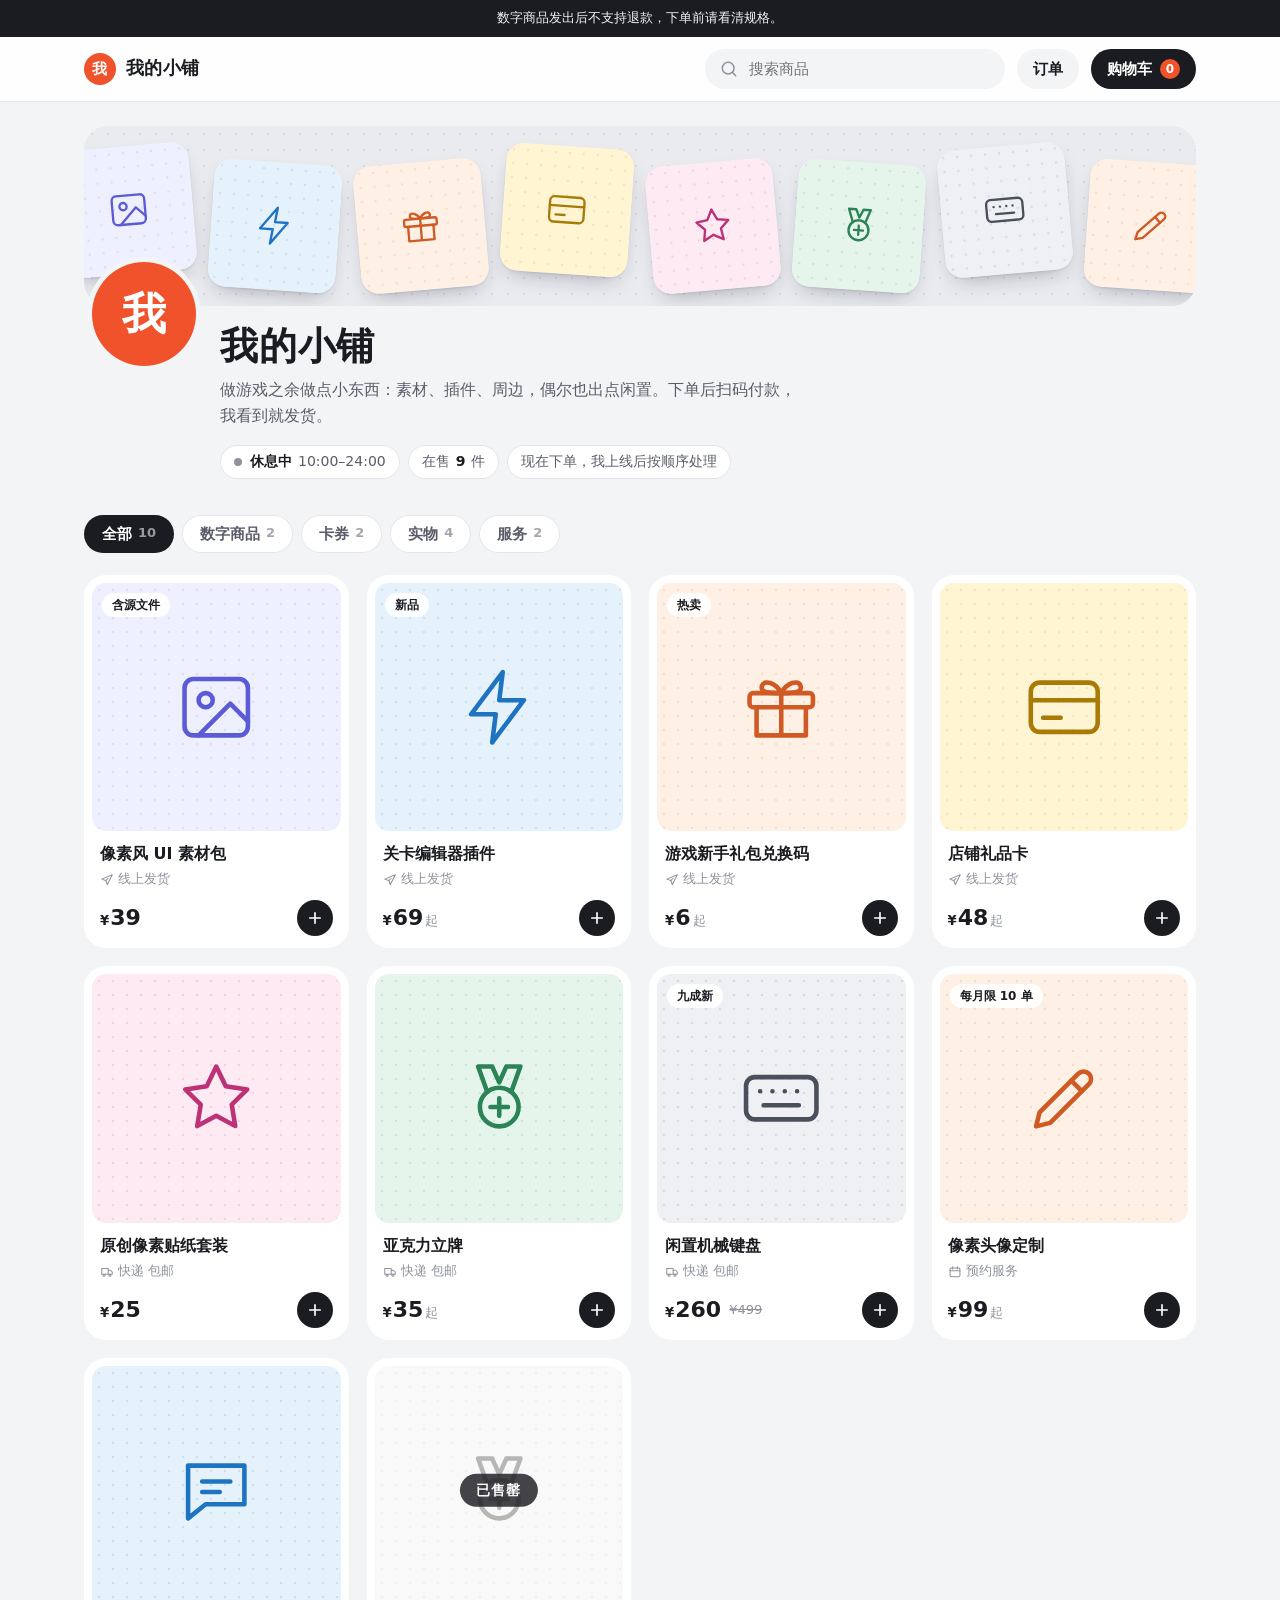
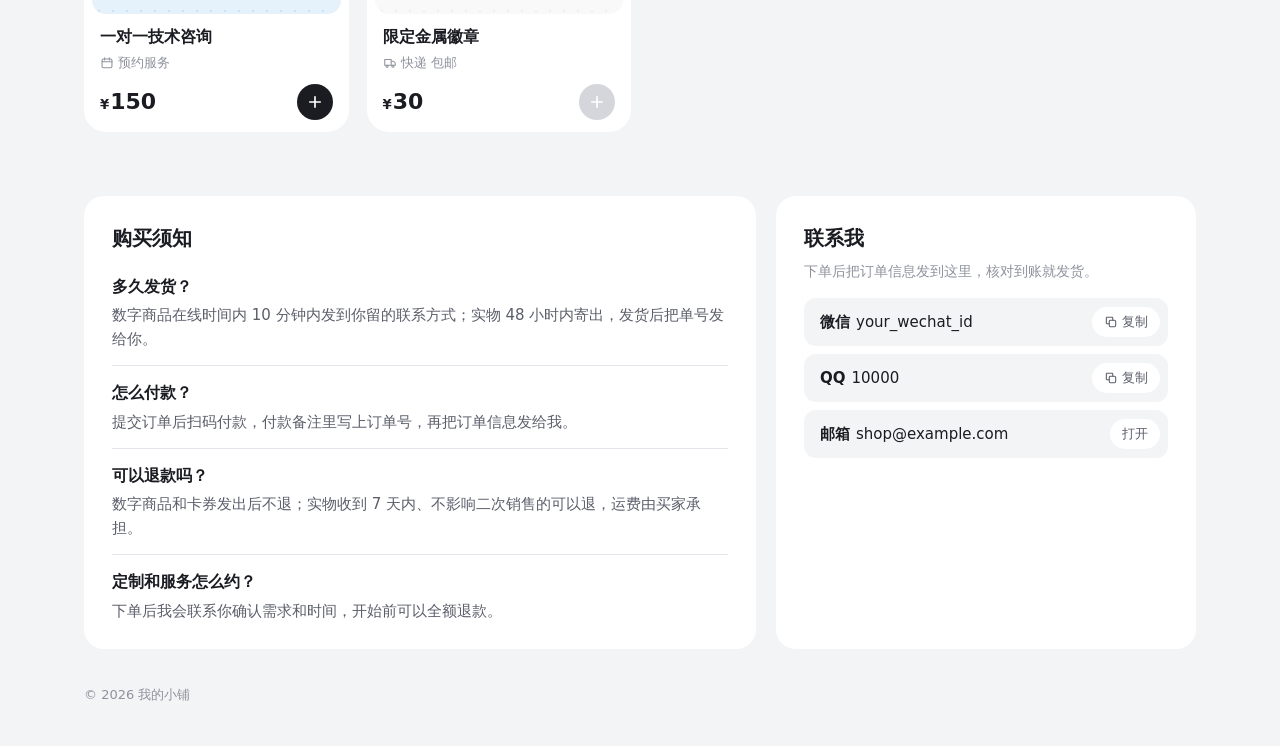
<file: index.html>
<!doctype html>
<html lang="zh-CN">
<head>
  <meta charset="utf-8">
  <meta name="viewport" content="width=device-width, initial-scale=1, viewport-fit=cover">
  <meta name="theme-color" content="#d8e1e6">
  <meta name="format-detection" content="telephone=no">
  <title>小铺</title>
  <meta name="description" content="">
  <link rel="icon" href="assets/img/favicon.svg" type="image/svg+xml">
  <link rel="stylesheet" href="assets/css/style.css">
</head>
<body>
  <p class="notice" id="notice" hidden></p>

  <header class="topbar">
    <div class="wrap topbar-in">
      <a class="brand" href="./">
        <span id="brandAvatar"></span>
        <span data-shop="name">小铺</span>
      </a>
      <label class="search">
        <svg class="ico" viewBox="0 0 24 24" aria-hidden="true"><circle cx="11" cy="11" r="7"/><path d="M20 20l-4-4"/></svg>
        <span class="sr-only">搜索商品</span>
        <input id="q" type="search" placeholder="搜索商品" autocomplete="off" enterkeyhint="search">
      </label>
      <button class="bar-btn" id="openOrders" type="button">订单</button>
      <button class="bar-btn bar-btn--cart" id="openCart" type="button">
        购物车 <span class="badge" id="cartCount">0</span>
      </button>
    </div>
  </header>

  <main>
    <section class="wrap profile">
      <div class="cover" id="cover" aria-hidden="true"></div>
      <div class="profile-card">
        <span id="avatar"></span>
        <div class="profile-text">
          <h1 data-shop="name">小铺</h1>
          <p class="tagline" data-shop="tagline"></p>
          <div class="facts" id="facts"></div>
        </div>
      </div>
    </section>

    <nav class="wrap tabs" id="tabs" aria-label="商品分类"></nav>

    <section class="wrap shelf" aria-label="商品列表">
      <div class="grid" id="grid"></div>
      <p class="empty" id="empty" hidden></p>
    </section>

    <section class="wrap info" id="info">
      <div class="box" id="notes" hidden>
        <h2>购买须知</h2>
        <dl class="faq" id="faq"></dl>
      </div>
      <div class="box" id="contact" hidden>
        <h2>联系我</h2>
        <p class="box-lead">下单后把订单信息发到这里，核对到账就发货。</p>
        <div class="contact-list" id="contactList"></div>
      </div>
    </section>
  </main>

  <footer class="wrap foot-line" id="footLine"></footer>

  <div class="toast" id="toast" role="status" aria-live="polite"></div>

  <script src="assets/js/app.js"></script>
</body>
</html>
</file>
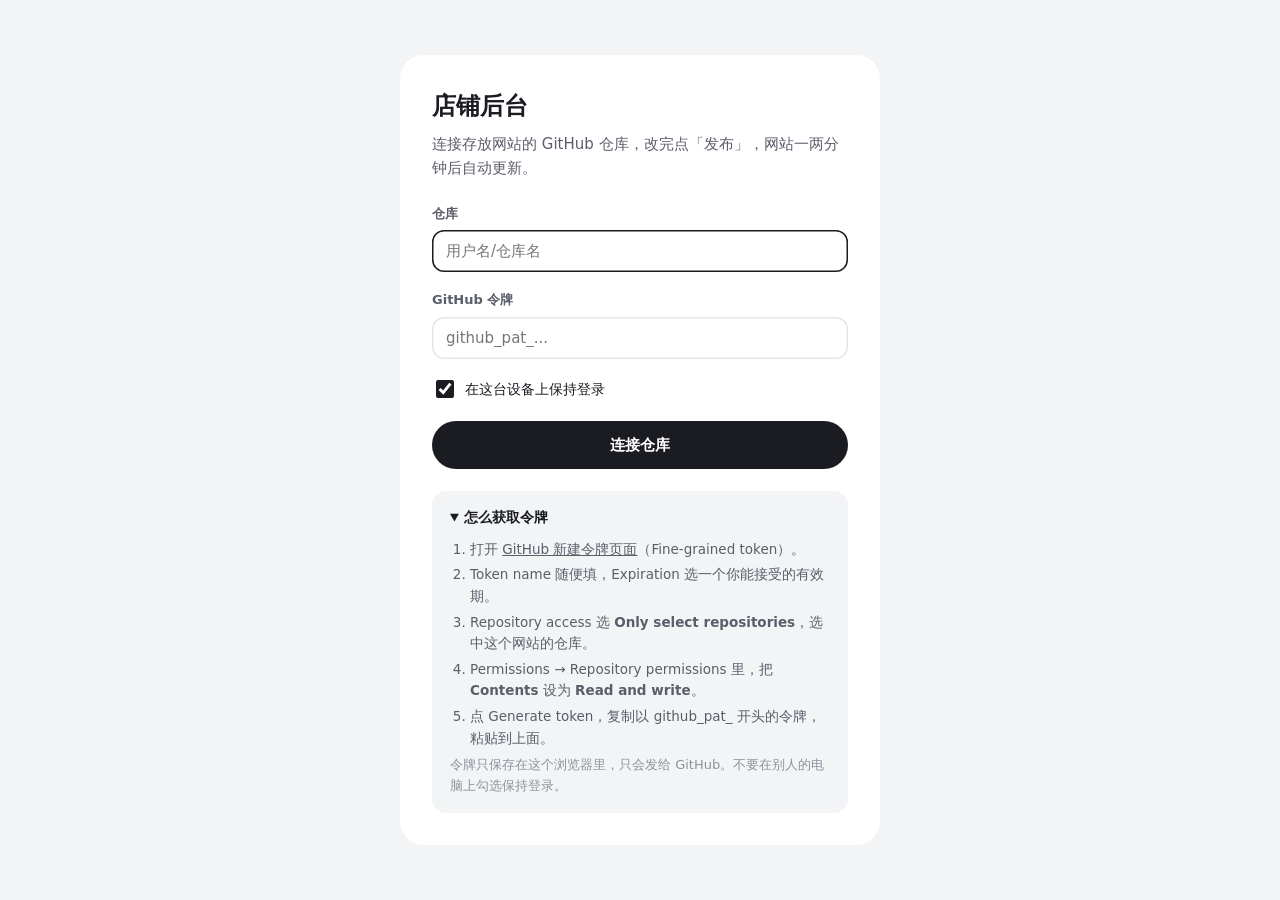
<file: admin/index.html>
<!doctype html>
<html lang="zh-CN">
<head>
  <meta charset="utf-8">
  <meta name="viewport" content="width=device-width, initial-scale=1">
  <meta name="robots" content="noindex, nofollow">
  <meta name="referrer" content="no-referrer">
  <title>店铺后台</title>
  <link rel="icon" href="../assets/img/favicon.svg" type="image/svg+xml">
  <link rel="stylesheet" href="admin.css">
</head>
<body>
  <div id="app"></div>
  <input type="file" id="fileInput" accept="image/*" hidden>
  <div class="toast" id="toast" role="status" aria-live="polite"></div>
  <script src="admin.js"></script>
</body>
</html>
</file>
<file: assets/css/style.css>
/* ShopWeb —— 个人小店
   颜色、字体集中在 :root；主题色也可以在 config.js 的 accent 里改 */

:root {
  --bg: #f3f4f6;        /* 页面底色 */
  --surface: #ffffff;   /* 卡片、输入框 */
  --sheet: #f6f7f9;     /* 弹层底色 */
  --ink: #1b1c22;       /* 主文字、主按钮 */
  --ink-2: #5b5e6a;     /* 次要文字 */
  --ink-3: #8f929d;     /* 提示文字 */
  --line: #e4e5ea;
  --accent: #f0522b;    /* 价格强调、角标 */
  --accent-soft: #fff0ea;
  --ok: #22b35e;
  --font: "PingFang SC", "HarmonyOS Sans SC", "MiSans", "Noto Sans SC", "Noto Sans CJK SC",
    "Microsoft YaHei", system-ui, sans-serif;
  --num: "DIN Alternate", "Bahnschrift", "D-DIN", "DIN", "Roboto", var(--font);
}

*, *::before, *::after { box-sizing: border-box; }

[hidden] { display: none !important; }

html { -webkit-text-size-adjust: 100%; }

body {
  margin: 0;
  background: var(--bg);
  color: var(--ink);
  font-family: var(--font);
  font-size: 16px;
  line-height: 1.6;
  -webkit-font-smoothing: antialiased;
}

body.locked { overflow: hidden; }

img { max-width: 100%; display: block; }

button, input, textarea { font: inherit; color: inherit; }

button { cursor: pointer; -webkit-tap-highlight-color: transparent; }

:focus-visible { outline: 3px solid var(--ink); outline-offset: 2px; }

.wrap { max-width: 1160px; margin: 0 auto; padding-left: 24px; padding-right: 24px; }

.num { font-family: var(--num); font-variant-numeric: tabular-nums; }

.ico {
  width: 20px; height: 20px; flex: none;
  fill: none; stroke: currentColor; stroke-width: 1.8;
  stroke-linecap: round; stroke-linejoin: round;
}

.sr-only {
  position: absolute; width: 1px; height: 1px; overflow: hidden;
  clip: rect(0 0 0 0); white-space: nowrap;
}

/* ---------- 公告条 + 顶栏 ---------- */

.notice {
  margin: 0; padding: 8px 16px;
  background: var(--ink); color: #f1f2f5;
  font-size: 13px; text-align: center;
}

.topbar {
  position: sticky; top: 0; z-index: 20;
  padding-top: env(safe-area-inset-top);
  background: rgba(255, 255, 255, 0.9);
  -webkit-backdrop-filter: saturate(1.4) blur(14px);
  backdrop-filter: saturate(1.4) blur(14px);
  border-bottom: 1px solid var(--line);
}

.topbar-in { display: flex; align-items: center; gap: 12px; min-height: 64px; flex-wrap: wrap; }

.brand {
  display: inline-flex; align-items: center; gap: 10px;
  margin-right: auto;
  color: var(--ink); text-decoration: none;
  font-size: 18px; font-weight: 800; letter-spacing: 0.02em;
}

.brand-avatar { width: 32px; height: 32px; border-radius: 50%; object-fit: cover; flex: none; }

.avatar--text {
  display: grid; place-items: center;
  background: var(--accent); color: #fff; font-weight: 800;
}

.brand-avatar.avatar--text { font-size: 15px; }

.search {
  flex: 0 1 300px;
  display: flex; align-items: center; gap: 8px;
  height: 40px; padding: 0 14px;
  background: var(--bg); border-radius: 999px;
  color: var(--ink-3);
  box-shadow: inset 0 0 0 1.5px transparent;
}

.search:focus-within { background: var(--surface); box-shadow: inset 0 0 0 1.5px var(--ink); }

.search input { flex: 1; min-width: 0; border: 0; outline: 0; background: none; color: var(--ink); font-size: 15px; }

.bar-btn {
  display: inline-flex; align-items: center; gap: 8px;
  height: 40px; padding: 0 16px;
  border: 0; border-radius: 999px;
  background: var(--bg); font-size: 15px; font-weight: 600;
}

.bar-btn:hover { background: #e9eaee; }

.bar-btn--cart { background: var(--ink); color: #fff; }

.bar-btn--cart:hover { background: #33343d; }

.badge {
  min-width: 20px; height: 20px; padding: 0 6px;
  border-radius: 999px; background: var(--accent); color: #fff;
  font-family: var(--num); font-size: 12px; line-height: 20px; text-align: center;
}

.badge.is-bump { animation: bump 0.35s ease; }

@keyframes bump { 40% { transform: scale(1.35); } }

/* ---------- 店主名片 ---------- */

.profile { padding-top: 24px; }

.cover {
  position: relative; height: 180px; overflow: hidden;
  border-radius: 24px; background-color: #e9ebef;
  background-image: radial-gradient(rgba(27, 28, 34, 0.08) 1px, transparent 1.4px);
  background-size: 16px 16px;
}

.cover--img { background-size: cover; background-position: center; }

.cover-strip {
  position: absolute; left: 50%; top: 50%;
  display: flex; gap: 18px;
  transform: translate(-50%, -50%);
}

.cover-tile {
  flex: none; width: 128px; border-radius: 18px; overflow: hidden;
  transform: translateY(var(--y)) rotate(var(--r));
  box-shadow: 0 1px 2px rgba(20, 22, 40, 0.08), 0 10px 22px -10px rgba(20, 22, 40, 0.35);
  animation: settle 0.8s cubic-bezier(0.2, 0.8, 0.2, 1) backwards;
}

.cover-tile:nth-child(2n) { animation-delay: 0.06s; }
.cover-tile:nth-child(3n) { animation-delay: 0.12s; }

@keyframes settle { from { transform: translateY(30px) rotate(0deg); opacity: 0; } }

.cover-tile .media { border-radius: 0; }

.profile-card { display: flex; gap: 24px; align-items: flex-start; padding: 0 8px; }

.avatar {
  flex: none; width: 104px; height: 104px; margin-top: -44px; position: relative;
  border-radius: 50%; object-fit: cover;
  box-shadow: 0 0 0 5px var(--bg);
  font-size: 44px;
}

.profile-text { min-width: 0; padding-top: 18px; }

.profile h1 { margin: 0; font-size: clamp(28px, 3.6vw, 38px); font-weight: 800; line-height: 1.2; letter-spacing: 0.02em; }

.tagline { margin: 8px 0 0; max-width: 36em; font-size: 16px; color: var(--ink-2); }

.facts { display: flex; flex-wrap: wrap; gap: 8px; margin-top: 16px; }

.fact {
  display: inline-flex; align-items: center; gap: 6px;
  min-height: 34px; padding: 0 14px;
  border-radius: 999px; background: var(--surface);
  box-shadow: inset 0 0 0 1px var(--line);
  font-size: 14px; color: var(--ink-2);
}

.fact b { color: var(--ink); font-weight: 700; }

.dot { width: 8px; height: 8px; margin-right: 2px; border-radius: 50%; background: var(--ok); box-shadow: 0 0 0 4px rgba(34, 179, 94, 0.16); }

.fact.is-closed .dot { background: var(--ink-3); box-shadow: none; }

/* ---------- 商品图 ---------- */

.media {
  position: relative; display: block; overflow: hidden;
  aspect-ratio: 1; border-radius: 14px;
  background-color: var(--tint);
}

.media img { width: 100%; height: 100%; object-fit: cover; }

.media-ph {
  position: absolute; inset: 0; display: grid; place-items: center;
  color: var(--tint-fg);
  background-image: radial-gradient(var(--tint-dot) 1.2px, transparent 1.6px);
  background-size: 14px 14px;
}

.media-ph .ico { width: 34%; height: 34%; stroke-width: 1.3; }

.media--wide { aspect-ratio: 4 / 3; border-radius: 18px; }

.media--wide .media-ph .ico { width: 24%; height: 24%; }

.media--thumb { width: 64px; flex: none; border-radius: 12px; }

.media--thumb .media-ph { background-size: 8px 8px; }

.media--thumb .media-ph .ico { width: 44%; height: 44%; stroke-width: 1.6; }

/* ---------- 分类 + 商品 ---------- */

.tabs { display: flex; gap: 8px; overflow-x: auto; padding-top: 36px; padding-bottom: 4px; scrollbar-width: none; }

.tabs::-webkit-scrollbar { display: none; }

.tab {
  flex: none; display: inline-flex; align-items: center; gap: 6px;
  height: 38px; padding: 0 18px;
  border: 0; border-radius: 999px;
  background: var(--surface); box-shadow: inset 0 0 0 1px var(--line);
  font-size: 15px; font-weight: 600; color: var(--ink-2);
}

.tab:hover { color: var(--ink); }

.tab[aria-pressed="true"] { background: var(--ink); color: #fff; box-shadow: none; }

.tab-n { font-family: var(--num); font-size: 13px; opacity: 0.55; }

.shelf { padding-top: 18px; padding-bottom: 16px; }

.grid {
  display: grid; gap: 18px;
  grid-template-columns: repeat(auto-fill, minmax(min(100%, 230px), 1fr));
}

.item {
  position: relative; display: flex; flex-direction: column;
  padding: 8px; border-radius: 22px; background: var(--surface);
  transition: box-shadow 0.2s ease;
}

.item:hover { box-shadow: 0 12px 28px -14px rgba(20, 22, 40, 0.28); }

.item-media { position: relative; }

.item-tag {
  position: absolute; left: 10px; top: 10px;
  padding: 2px 10px; border-radius: 999px;
  background: rgba(255, 255, 255, 0.92); color: var(--ink);
  font-size: 12px; font-weight: 700; line-height: 20px;
}

.item-out {
  position: absolute; left: 50%; top: 50%; transform: translate(-50%, -50%);
  padding: 5px 16px; border-radius: 999px;
  background: rgba(27, 28, 34, 0.82); color: #fff;
  font-size: 14px; font-weight: 700; letter-spacing: 0.1em; white-space: nowrap;
}

.is-out .media { filter: grayscale(1); opacity: 0.55; }

.item-body { display: flex; flex-direction: column; flex: 1; padding: 12px 8px 4px; }

.item-name { margin: 0; font-size: 16px; font-weight: 700; line-height: 1.4; }

.item-hit {
  display: -webkit-box; -webkit-line-clamp: 2; -webkit-box-orient: vertical; overflow: hidden;
  padding: 0; border: 0; background: none; text-align: left; font-weight: inherit; line-height: inherit;
}

.item-hit::after { content: ""; position: absolute; inset: 0; border-radius: 22px; }

.item-hit:focus-visible { outline: none; }

.item-hit:focus-visible::after { outline: 3px solid var(--ink); outline-offset: 2px; }

.item-kind { display: flex; align-items: center; gap: 4px; margin: 4px 0 0; font-size: 13px; color: var(--ink-3); }

.item-kind .ico { width: 14px; height: 14px; }

.item-row { display: flex; align-items: center; gap: 8px; margin-top: auto; padding-top: 10px; }

.item-row .price { font-size: 22px; }

.add {
  position: relative; z-index: 1; margin-left: auto;
  width: 36px; height: 36px; flex: none;
  display: grid; place-items: center;
  border: 0; border-radius: 50%;
  background: var(--ink); color: #fff;
}

.add:hover { background: var(--accent); }

.add:disabled { background: #d4d6dc; cursor: not-allowed; }

.add .ico { width: 18px; height: 18px; stroke-width: 2.2; }

.price { font-family: var(--num); font-variant-numeric: tabular-nums; font-weight: 700; line-height: 1; white-space: nowrap; }

.price .cur { font-size: 0.6em; margin-right: 1px; }

.price .from { font-family: var(--font); font-size: 13px; font-weight: 500; margin-left: 2px; color: var(--ink-3); }

.was { font-family: var(--num); font-size: 13px; color: var(--ink-3); }

.empty { margin: 0; padding: 56px 20px; text-align: center; color: var(--ink-2); border-radius: 22px; background: var(--surface); }

/* ---------- 购买须知 / 联系 ---------- */

.info { display: grid; grid-template-columns: minmax(0, 1.6fr) minmax(0, 1fr); gap: 20px; padding-top: 48px; padding-bottom: 20px; }

.box { padding: 26px 28px; border-radius: 20px; background: var(--surface); }

.box h2 { margin: 0 0 6px; font-size: 20px; font-weight: 800; }

.faq { margin: 0; }

.faq div { padding: 14px 0; border-bottom: 1px solid var(--line); }

.faq div:last-child { border-bottom: 0; padding-bottom: 0; }

.faq dt { font-weight: 700; }

.faq dd { margin: 4px 0 0; color: var(--ink-2); font-size: 15px; }

.box-lead { margin: 0 0 16px; font-size: 14px; color: var(--ink-3); }

.contact-list { display: flex; flex-direction: column; gap: 8px; }

.contact-chip {
  display: flex; align-items: center; justify-content: space-between; gap: 10px;
  min-height: 48px; padding: 6px 8px 6px 16px;
  border: 0; border-radius: 12px; background: var(--bg);
  color: var(--ink); text-decoration: none; text-align: left; font-size: 15px;
}

.contact-chip b { font-weight: 700; margin-right: 6px; }

.contact-chip .chip-act {
  flex: none; display: inline-flex; align-items: center; gap: 4px;
  padding: 5px 12px; border-radius: 999px; background: var(--surface);
  font-size: 13px; color: var(--ink-2);
}

.contact-chip .chip-act .ico { width: 14px; height: 14px; }

.contact-chip:hover .chip-act { background: var(--ink); color: #fff; }

.foot-line { padding-top: 16px; padding-bottom: 40px; margin-top: 0; margin-bottom: 0; font-size: 13px; color: var(--ink-3); }

/* ---------- 弹层 ---------- */

.layer { position: fixed; inset: 0; z-index: 50; display: flex; align-items: flex-end; justify-content: center; }

.scrim { position: absolute; inset: 0; background: rgba(16, 17, 24, 0.5); animation: fade 0.2s ease both; }

.panel {
  position: relative; width: 100%; max-height: 92vh; max-height: 92dvh;
  display: flex; flex-direction: column;
  background: var(--sheet); border-radius: 22px 22px 0 0; overflow: hidden;
  animation: rise 0.28s cubic-bezier(0.2, 0.8, 0.2, 1) both;
  outline: none;
}

.layer.is-leaving .scrim { animation: fade 0.18s ease reverse both; }
.layer.is-leaving .panel { animation: rise 0.18s ease-in reverse both; }

@keyframes fade { from { opacity: 0; } }
@keyframes rise { from { transform: translateY(40px); opacity: 0; } }
@keyframes slide { from { transform: translateX(40px); opacity: 0; } }

.panel-head { display: flex; align-items: center; justify-content: space-between; gap: 12px; padding: 14px 14px 10px 24px; }

.panel-head h2 { margin: 0; font-size: 18px; font-weight: 800; }

.close-btn {
  width: 40px; height: 40px; display: grid; place-items: center;
  border: 0; border-radius: 50%; background: rgba(27, 28, 34, 0.06); color: var(--ink-2);
}

.close-btn:hover { background: rgba(27, 28, 34, 0.12); color: var(--ink); }

.close-btn .ico { width: 18px; height: 18px; }

.panel-body { flex: 1; overflow-y: auto; padding: 4px 24px 24px; overscroll-behavior: contain; }

.panel-foot {
  display: flex; gap: 10px; align-items: center;
  padding: 14px 24px calc(14px + env(safe-area-inset-bottom));
  background: var(--surface); border-top: 1px solid var(--line);
}

.panel-foot .btn { flex: 1; }

.foot-total { margin-right: auto; display: flex; flex-direction: column; gap: 2px; line-height: 1.2; }

.foot-total small { font-size: 13px; color: var(--ink-3); }

.foot-total .price { font-size: 26px; }

.panel-foot .foot-total + .btn { flex: 0 1 190px; }

@media (min-width: 720px) {
  .layer { align-items: center; padding: 24px; }
  .panel { max-width: 500px; max-height: min(780px, 100%); border-radius: 22px; }
  .layer--side { justify-content: flex-end; align-items: stretch; padding: 0; }
  .layer--side .panel { max-width: 420px; height: 100%; max-height: none; border-radius: 0; animation-name: slide; }
}

/* 按钮 */

.btn {
  display: inline-flex; align-items: center; justify-content: center; gap: 6px;
  min-height: 50px; padding: 0 22px;
  border: 0; border-radius: 999px;
  background: var(--surface); color: var(--ink);
  box-shadow: inset 0 0 0 1.5px var(--line);
  font-size: 16px; font-weight: 700; text-decoration: none;
}

.btn:hover { box-shadow: inset 0 0 0 1.5px var(--ink); }

.btn-primary { background: var(--ink); color: #fff; box-shadow: none; }

.btn-primary:hover { background: #33343d; box-shadow: none; }

.btn:disabled { opacity: 0.4; cursor: not-allowed; }

.text-btn {
  display: inline-flex; align-items: center; gap: 6px;
  padding: 6px 0; border: 0; background: none;
  color: var(--ink-2); font-size: 14px;
}

.text-btn:hover { color: var(--ink); text-decoration: underline; }

.text-btn .ico { width: 16px; height: 16px; }

/* 商品详情 */

.gallery { position: relative; margin-top: 2px; }

.g-track {
  display: flex; overflow-x: auto; scroll-snap-type: x mandatory;
  border-radius: 18px; scrollbar-width: none;
}

.g-track::-webkit-scrollbar { display: none; }

.g-slide { flex: 0 0 100%; scroll-snap-align: start; }

.g-dots { position: absolute; left: 0; right: 0; bottom: 12px; display: flex; justify-content: center; gap: 6px; }

.g-dots button {
  width: 8px; height: 8px; padding: 0; border: 0; border-radius: 999px;
  background: rgba(255, 255, 255, 0.6); box-shadow: 0 0 0 1px rgba(0, 0, 0, 0.08);
  transition: width 0.2s;
}

.g-dots button[aria-current="true"] { width: 20px; background: #fff; }

.p-name { margin: 18px 0 0; font-size: 22px; font-weight: 800; line-height: 1.35; }

.p-desc { margin: 6px 0 0; font-size: 15px; color: var(--ink-2); }

.p-price { display: flex; align-items: baseline; gap: 10px; margin: 16px 0 0; }

.p-price .price { font-size: 34px; color: var(--accent); }

.p-stock { margin-left: auto; font-size: 14px; color: var(--ink-3); }

.p-kind {
  display: flex; align-items: flex-start; gap: 8px;
  margin: 16px 0 0; padding: 12px 14px; border-radius: 14px;
  background: var(--surface); font-size: 14px; color: var(--ink-2);
}

.p-kind .ico { width: 18px; height: 18px; margin-top: 1px; color: var(--ink); }

.field { margin: 20px 0 0; padding: 0; border: 0; min-width: 0; }

.field-label, .field legend { display: block; padding: 0; margin-bottom: 8px; font-size: 14px; font-weight: 700; color: var(--ink-2); }

.chips { display: flex; flex-wrap: wrap; gap: 8px; }

.chip { position: relative; }

.chip input { position: absolute; opacity: 0; inset: 0; margin: 0; cursor: pointer; }

.chip span {
  display: inline-flex; align-items: center; min-height: 42px; padding: 0 18px;
  border-radius: 999px; background: var(--surface);
  box-shadow: inset 0 0 0 1.5px var(--line);
  font-size: 15px; font-weight: 600;
}

.chip input:checked + span { background: var(--ink); color: #fff; box-shadow: none; }

.chip input:focus-visible + span { outline: 3px solid var(--ink); outline-offset: 2px; }

.chip input:disabled + span { opacity: 0.45; text-decoration: line-through; cursor: not-allowed; }

.stepper { display: inline-flex; align-items: center; border-radius: 999px; background: var(--surface); box-shadow: inset 0 0 0 1.5px var(--line); }

.stepper button { width: 42px; height: 42px; border: 0; background: none; border-radius: 50%; font-size: 20px; line-height: 1; }

.stepper button:hover:not(:disabled) { background: var(--bg); }

.stepper button:disabled { opacity: 0.3; cursor: not-allowed; }

.stepper input {
  width: 40px; height: 42px; border: 0; text-align: center; background: none;
  font-family: var(--num); font-size: 17px; font-weight: 700; -moz-appearance: textfield;
}

.stepper input::-webkit-outer-spin-button, .stepper input::-webkit-inner-spin-button { -webkit-appearance: none; margin: 0; }

.stepper--sm button { width: 32px; height: 32px; font-size: 17px; }

.stepper--sm input { width: 30px; height: 32px; font-size: 15px; }

.p-details { margin: 22px 0 0; padding: 16px 18px 16px 36px; border-radius: 16px; background: var(--surface); font-size: 15px; color: var(--ink-2); }

.p-details li + li { margin-top: 6px; }

.panel-body > [data-share] { margin-top: 14px; }

/* 购物车 */

.lines { list-style: none; margin: 0; padding: 0; }

.line { display: flex; gap: 14px; padding: 16px 0; border-bottom: 1px solid var(--line); }

.line-info { flex: 1; min-width: 0; display: flex; flex-direction: column; gap: 2px; }

.line-name { font-weight: 700; line-height: 1.35; }

.line-opt { font-size: 13px; color: var(--ink-3); }

.line-ctrl { display: flex; align-items: center; gap: 10px; margin-top: 8px; }

.line-price { font-family: var(--num); font-size: 18px; font-weight: 700; margin-right: auto; }

.icon-btn { width: 34px; height: 34px; display: grid; place-items: center; border: 0; border-radius: 50%; background: none; color: var(--ink-3); }

.icon-btn:hover { background: var(--accent-soft); color: var(--accent); }

.icon-btn .ico { width: 18px; height: 18px; }

.ship-note { display: flex; align-items: center; gap: 8px; margin: 14px 0 0; font-size: 14px; color: var(--ink-2); }

.ship-note .ico { width: 18px; height: 18px; }

.blank { padding: 64px 12px; text-align: center; color: var(--ink-2); }

.blank .ico { width: 44px; height: 44px; stroke-width: 1.3; color: var(--ink-3); margin: 0 auto 12px; display: block; }

.blank p { margin: 0 0 18px; }

/* 下单 */

.summary { margin: 0; padding: 16px 18px; border-radius: 16px; background: var(--surface); list-style: none; }

.summary li { display: flex; gap: 12px; justify-content: space-between; font-size: 15px; }

.summary li + li { margin-top: 8px; }

.summary .s-name { min-width: 0; }

.summary .s-opt { color: var(--ink-3); }

.summary .s-amt { flex: none; font-family: var(--num); font-weight: 700; }

.summary .s-ship { padding-top: 8px; border-top: 1px dashed var(--line); color: var(--ink-2); }

.form-group {
  display: flex; align-items: center; gap: 8px;
  margin: 26px 0 -6px; font-size: 15px; font-weight: 800;
}

.form-group .ico { width: 18px; height: 18px; }

.field-row { display: grid; grid-template-columns: 1fr 1fr; gap: 0 12px; }

.input {
  display: block; width: 100%; min-height: 48px; padding: 11px 16px;
  border: 0; border-radius: 14px; background: var(--surface);
  box-shadow: inset 0 0 0 1.5px var(--line);
  font-size: 16px; outline: none;
}

.input:focus { box-shadow: inset 0 0 0 1.5px var(--ink); }

textarea.input { min-height: 88px; resize: vertical; line-height: 1.5; }

.input[aria-invalid="true"] { box-shadow: inset 0 0 0 1.5px var(--accent); }

.error { margin: 6px 0 0; font-size: 13px; color: var(--accent); font-weight: 600; }

/* 订单小票 */

.receipt { position: relative; border-radius: 18px; background: var(--surface); }

.receipt-top, .receipt-bottom { padding: 20px 22px; }

.receipt-label { display: block; font-size: 13px; color: var(--ink-3); }

.receipt-no { display: block; margin-top: 2px; font-size: 28px; font-weight: 700; letter-spacing: 0.08em; line-height: 1.2; word-break: break-all; }

.receipt-perf { position: relative; height: 0; margin: 0 16px; border-top: 2px dashed var(--line); }

.receipt-perf::before, .receipt-perf::after {
  content: ""; position: absolute; top: -12px;
  width: 22px; height: 22px; border-radius: 50%; background: var(--sheet);
}

.receipt-perf::before { left: -27px; }
.receipt-perf::after { right: -27px; }

.receipt-bottom { display: flex; align-items: flex-end; justify-content: space-between; gap: 12px; }

.receipt-bottom .price { display: block; margin-top: 4px; font-size: 38px; color: var(--accent); }

.receipt-time { font-size: 13px; color: var(--ink-3); text-align: right; }

.pay-switch { display: flex; gap: 4px; margin: 20px 0 0; padding: 4px; border-radius: 999px; background: #e8e9ee; }

.pay-switch button {
  flex: 1; height: 40px; border: 0; border-radius: 999px; background: transparent;
  font-size: 15px; font-weight: 700; color: var(--ink-2);
}

.pay-switch button[aria-pressed="true"] { background: var(--surface); color: var(--ink); box-shadow: 0 1px 3px rgba(20, 22, 40, 0.12); }

.qr { margin: 16px auto 0; width: min(240px, 72%); aspect-ratio: 1; border-radius: 18px; background: var(--surface); padding: 12px; }

.qr img { width: 100%; height: 100%; object-fit: contain; }

.qr-cap { margin: 12px 0 0; text-align: center; font-size: 14px; color: var(--ink-2); }

.qr-cap b { color: var(--ink); }

.steps { margin: 24px 0 0; padding: 0; list-style: none; counter-reset: s; }

.steps li { position: relative; padding: 0 0 14px 38px; counter-increment: s; font-size: 15px; }

.steps li::before {
  content: counter(s); position: absolute; left: 0; top: 0;
  width: 26px; height: 26px; border-radius: 50%;
  background: var(--ink); color: #fff;
  font-family: var(--num); font-size: 14px; line-height: 26px; text-align: center;
}

.steps li:not(:last-child)::after { content: ""; position: absolute; left: 12px; top: 30px; bottom: 4px; width: 2px; background: var(--line); }

.order-contacts { display: flex; flex-direction: column; gap: 8px; margin-top: 4px; }

.order-contacts .contact-chip { background: var(--surface); }

.order-contacts .contact-chip .chip-act { background: var(--bg); }

.items-detail { margin-top: 16px; font-size: 14px; color: var(--ink-2); }

.items-detail summary { cursor: pointer; padding: 4px 0; }

.items-detail ul { margin: 6px 0 0; padding-left: 20px; }

.local-note { margin: 14px 0 0; font-size: 13px; color: var(--ink-3); }

.raw { margin-top: 8px; font-size: 13px; color: var(--ink-3); }

.raw summary { cursor: pointer; }

.raw pre { white-space: pre-wrap; word-break: break-all; margin: 8px 0 0; padding: 12px; border-radius: 12px; background: var(--surface); color: var(--ink); font-family: var(--font); user-select: all; -webkit-user-select: all; }

/* 历史订单 */

.order-row {
  display: flex; align-items: center; gap: 12px; width: 100%;
  margin-bottom: 10px; padding: 16px 18px;
  border: 0; border-radius: 16px; background: var(--surface); text-align: left;
}

.order-row:hover { box-shadow: inset 0 0 0 1.5px var(--ink); }

.order-row .order-no { font-family: var(--num); font-size: 18px; font-weight: 700; letter-spacing: 0.06em; }

.order-row .order-meta { display: block; font-size: 13px; color: var(--ink-3); }

.order-row .price { margin-left: auto; font-size: 20px; }

/* 提示条 */

.toast {
  position: fixed; left: 50%; bottom: calc(28px + env(safe-area-inset-bottom)); z-index: 80;
  transform: translate(-50%, 20px); opacity: 0; pointer-events: none;
  padding: 11px 20px; border-radius: 999px; background: var(--ink); color: #fff;
  font-size: 15px; font-weight: 600; white-space: nowrap;
  box-shadow: 0 8px 24px rgba(16, 17, 24, 0.25);
  transition: opacity 0.2s, transform 0.2s;
}

.toast.is-on { opacity: 1; transform: translate(-50%, 0); }

/* ---------- 平板 / 手机 ---------- */

@media (max-width: 900px) {
  .info { grid-template-columns: 1fr; }
}

@media (max-width: 640px) {
  .wrap { padding-left: 14px; padding-right: 14px; }
  .topbar-in { gap: 8px; min-height: 0; padding-top: 10px; padding-bottom: 10px; }
  .brand { font-size: 17px; }
  .brand-avatar { width: 28px; height: 28px; }
  .search { order: 5; flex: 1 0 100%; }
  .bar-btn { height: 36px; padding: 0 14px; font-size: 14px; }
  .profile { padding-top: 14px; }
  .cover { height: 124px; border-radius: 20px; }
  .cover-tile { width: 88px; border-radius: 14px; }
  .cover-strip { gap: 12px; }
  .profile-card { flex-direction: column; gap: 0; padding: 0 4px; }
  .avatar { width: 80px; height: 80px; margin-top: -40px; font-size: 34px; box-shadow: 0 0 0 4px var(--bg); }
  .profile-text { padding-top: 12px; }
  .tagline { font-size: 15px; }
  .fact { min-height: 32px; font-size: 13px; padding: 0 12px; }
  .tabs { padding-top: 26px; }
  .shelf { padding-top: 14px; }
  .grid { grid-template-columns: repeat(2, minmax(0, 1fr)); gap: 10px; }
  .item { padding: 6px; border-radius: 18px; }
  .item-hit::after { border-radius: 18px; }
  .media { border-radius: 13px; }
  .item-tag { left: 7px; top: 7px; font-size: 11px; padding: 1px 8px; line-height: 18px; }
  .item-body { padding: 10px 6px 4px; }
  .item-name { font-size: 15px; }
  .item-kind { font-size: 12px; }
  .item-row .price { font-size: 20px; }
  .add { width: 32px; height: 32px; }
  .box { padding: 22px 20px; border-radius: 20px; }
  .panel-head { padding-left: 18px; }
  .panel-body { padding-left: 18px; padding-right: 18px; }
  .panel-foot { padding-left: 18px; padding-right: 18px; }
  .p-name { font-size: 20px; }
  .field-row { grid-template-columns: 1fr; }
}

@media (prefers-reduced-motion: reduce) {
  *, *::before, *::after { animation-duration: 0.01ms !important; animation-delay: 0ms !important; transition-duration: 0.01ms !important; }
}
</file>
<file: admin/admin.css>
/* 店铺后台样式，配色和前台一致 */

:root {
  --bg: #f3f4f6;
  --surface: #ffffff;
  --sheet: #f6f7f9;
  --ink: #1b1c22;
  --ink-2: #5b5e6a;
  --ink-3: #8f929d;
  --line: #e4e5ea;
  --accent: #f0522b;
  --accent-soft: #fff0ea;
  --ok: #22b35e;
  --warn: #b7791f;
  --warn-soft: #fff7e0;
  --font: "PingFang SC", "HarmonyOS Sans SC", "MiSans", "Noto Sans SC", "Noto Sans CJK SC",
    "Microsoft YaHei", system-ui, sans-serif;
  --num: "DIN Alternate", "Bahnschrift", "D-DIN", "Roboto", var(--font);
}

*, *::before, *::after { box-sizing: border-box; }

[hidden] { display: none !important; }

body {
  margin: 0; background: var(--bg); color: var(--ink);
  font-family: var(--font); font-size: 15px; line-height: 1.6;
  -webkit-font-smoothing: antialiased;
}

body.locked { overflow: hidden; }

button, input, textarea, select { font: inherit; color: inherit; }

button { cursor: pointer; }

:focus-visible { outline: 3px solid var(--ink); outline-offset: 2px; }

img { display: block; max-width: 100%; }

a { color: inherit; }

.ico {
  width: 18px; height: 18px; flex: none;
  fill: none; stroke: currentColor; stroke-width: 1.8;
  stroke-linecap: round; stroke-linejoin: round;
}

.num { font-family: var(--num); font-variant-numeric: tabular-nums; }

/* ---------- 按钮 / 输入 ---------- */

.btn {
  display: inline-flex; align-items: center; justify-content: center; gap: 6px;
  min-height: 40px; padding: 0 16px;
  border: 0; border-radius: 999px;
  background: var(--surface); color: var(--ink);
  box-shadow: inset 0 0 0 1.5px var(--line);
  font-size: 14px; font-weight: 700; text-decoration: none; white-space: nowrap;
}

.btn:hover { box-shadow: inset 0 0 0 1.5px var(--ink); }

.btn-primary { background: var(--ink); color: #fff; box-shadow: none; }

.btn-primary:hover { background: #33343d; box-shadow: none; }

.btn-accent { background: var(--accent); color: #fff; box-shadow: none; }

.btn-accent:hover { filter: brightness(0.95); box-shadow: none; }

.btn-danger { color: #c0392b; }

.btn-sm { min-height: 32px; padding: 0 12px; font-size: 13px; }

.btn:disabled { opacity: 0.45; cursor: not-allowed; }

.icon-btn {
  width: 34px; height: 34px; flex: none;
  display: inline-grid; place-items: center;
  border: 0; border-radius: 50%; background: none; color: var(--ink-2);
}

.icon-btn:hover { background: var(--bg); color: var(--ink); }

.icon-btn.is-danger:hover { background: var(--accent-soft); color: #c0392b; }

.icon-btn:disabled { opacity: 0.3; cursor: not-allowed; background: none; }

.input, .select {
  display: block; width: 100%; min-height: 42px; padding: 9px 14px;
  border: 0; border-radius: 12px; background: var(--surface);
  box-shadow: inset 0 0 0 1.5px var(--line);
  font-size: 15px; outline: none;
}

.input:focus, .select:focus { box-shadow: inset 0 0 0 1.5px var(--ink); }

textarea.input { min-height: 84px; resize: vertical; line-height: 1.55; }

.input[aria-invalid="true"] { box-shadow: inset 0 0 0 1.5px var(--accent); }

.select { appearance: none; -webkit-appearance: none; padding-right: 36px; background-image: url("data:image/svg+xml,%3Csvg xmlns='http://www.w3.org/2000/svg' viewBox='0 0 24 24' fill='none' stroke='%235b5e6a' stroke-width='2' stroke-linecap='round'%3E%3Cpath d='M6 9l6 6 6-6'/%3E%3C/svg%3E"); background-repeat: no-repeat; background-position: right 12px center; background-size: 16px; }

.label { display: block; margin-bottom: 6px; font-size: 13px; font-weight: 700; color: var(--ink-2); }

.hint { margin: 6px 0 0; font-size: 13px; color: var(--ink-3); }

.field { min-width: 0; }

.grid-2 { display: grid; grid-template-columns: 1fr 1fr; gap: 16px; }

.grid-3 { display: grid; grid-template-columns: repeat(3, 1fr); gap: 16px; }

.stack { display: grid; gap: 18px; }

.check { display: inline-flex; align-items: center; gap: 8px; font-size: 14px; cursor: pointer; }

.check input { width: 18px; height: 18px; accent-color: var(--ink); }

/* ---------- 登录 ---------- */

.login { min-height: 100vh; display: grid; place-items: center; padding: 24px; }

.login-card { width: 100%; max-width: 480px; padding: 32px; border-radius: 24px; background: var(--surface); }

.login-card h1 { margin: 0; font-size: 24px; font-weight: 800; }

.login-card .lead { margin: 6px 0 24px; color: var(--ink-2); }

.login-card .btn { width: 100%; min-height: 48px; font-size: 15px; margin-top: 4px; }

.help { margin: 22px 0 0; padding: 16px 18px; border-radius: 14px; background: var(--bg); font-size: 13.5px; color: var(--ink-2); }

.help summary { cursor: pointer; font-weight: 700; color: var(--ink); }

.help ol { margin: 10px 0 0; padding-left: 20px; }

.help li + li { margin-top: 4px; }

.form-error { margin: 12px 0 0; padding: 10px 14px; border-radius: 12px; background: var(--accent-soft); color: #b5361b; font-size: 14px; }

/* ---------- 框架 ---------- */

.top {
  position: sticky; top: 0; z-index: 20;
  display: flex; align-items: center; gap: 12px;
  height: 64px; padding: 0 24px;
  background: rgba(255, 255, 255, 0.92);
  -webkit-backdrop-filter: blur(12px); backdrop-filter: blur(12px);
  border-bottom: 1px solid var(--line);
}

.top-brand { display: flex; align-items: center; gap: 10px; margin-right: auto; min-width: 0; font-weight: 800; font-size: 16px; }

.top-brand span:last-child { color: var(--ink-3); font-weight: 600; }

.top-brand .name { overflow: hidden; text-overflow: ellipsis; white-space: nowrap; }

.avatar-sm { width: 30px; height: 30px; flex: none; border-radius: 50%; object-fit: cover; }

.avatar-text { display: grid; place-items: center; background: var(--accent); color: #fff; font-weight: 800; }

.dirty {
  display: inline-flex; align-items: center; gap: 6px;
  font-size: 13px; color: var(--warn); font-weight: 700;
}

.dirty::before { content: ""; width: 8px; height: 8px; border-radius: 50%; background: var(--warn); }

.shell { display: grid; grid-template-columns: 220px minmax(0, 1fr); gap: 28px; max-width: 1180px; margin: 0 auto; padding: 28px 24px 80px; }

.nav { position: sticky; top: 92px; align-self: start; display: grid; gap: 2px; }

.nav button {
  display: flex; align-items: center; gap: 10px;
  min-height: 42px; padding: 0 14px;
  border: 0; border-radius: 12px; background: none; text-align: left;
  font-size: 15px; font-weight: 600; color: var(--ink-2);
}

.nav button:hover { background: rgba(27, 28, 34, 0.05); color: var(--ink); }

.nav button[aria-current="page"] { background: var(--surface); color: var(--ink); box-shadow: 0 1px 2px rgba(20, 22, 40, 0.06); }

.nav .count { margin-left: auto; font-family: var(--num); font-size: 13px; color: var(--ink-3); }

.nav hr { width: 100%; margin: 10px 0; border: 0; border-top: 1px solid var(--line); }

.main { min-width: 0; }

.page-head { display: flex; align-items: center; gap: 12px; margin-bottom: 18px; }

.page-head h1 { margin: 0; margin-right: auto; font-size: 24px; font-weight: 800; }

.card { padding: 24px; border-radius: 20px; background: var(--surface); }

.card + .card { margin-top: 16px; }

.card h2 { margin: 0 0 4px; font-size: 17px; font-weight: 800; }

.card .sub { margin: 0 0 18px; font-size: 13.5px; color: var(--ink-3); }

/* ---------- 图片上传 ---------- */

.upl { display: flex; align-items: center; gap: 14px; }

.upl-prev {
  flex: none; width: 72px; height: 72px; overflow: hidden;
  display: grid; place-items: center;
  border-radius: 14px; background: var(--bg); color: var(--ink-3);
}

.upl-prev img { width: 100%; height: 100%; object-fit: cover; }

.upl-prev.is-round { border-radius: 50%; }

.upl-prev.is-wide { width: 180px; height: 56px; }

.upl-prev.is-qr { width: 96px; height: 96px; background: #fff; box-shadow: inset 0 0 0 1px var(--line); }

.upl-prev.is-qr img { object-fit: contain; }

.upl-actions { display: flex; flex-wrap: wrap; gap: 8px; }

/* ---------- 列表编辑（分类 / 联系方式 / 须知 / 收款） ---------- */

.rows { display: grid; gap: 10px; }

.row {
  display: flex; align-items: flex-start; gap: 10px;
  padding: 12px; border-radius: 16px; background: var(--sheet);
}

.row-fields { flex: 1; min-width: 0; display: grid; gap: 10px; }

.row-fields.cols-2 { grid-template-columns: 1fr 1fr; }

.row-fields.cols-3 { grid-template-columns: 1fr 1.4fr 1.4fr; }

.row-ctrl { display: flex; gap: 2px; padding-top: 4px; }

.row-meta { font-size: 12.5px; color: var(--ink-3); }

.add-row { margin-top: 12px; }

.empty-note { padding: 28px 12px; text-align: center; color: var(--ink-3); border: 1.5px dashed var(--line); border-radius: 16px; }

/* ---------- 商品列表 ---------- */

.toolbar { display: flex; flex-wrap: wrap; gap: 10px; align-items: center; margin-bottom: 14px; }

.toolbar .input { max-width: 260px; min-height: 40px; border-radius: 999px; }

.toolbar .select { width: auto; min-height: 40px; border-radius: 999px; }

.plist { display: grid; gap: 8px; }

.prow {
  display: grid; grid-template-columns: 56px minmax(0, 1fr) 110px 90px auto; gap: 14px; align-items: center;
  padding: 10px 12px 10px 10px; border-radius: 18px; background: var(--surface);
}

.prow:hover { box-shadow: inset 0 0 0 1.5px var(--line); }

.thumb {
  position: relative; width: 56px; height: 56px; overflow: hidden;
  display: grid; place-items: center;
  border-radius: 12px; background: var(--tint, var(--bg)); color: var(--tint-fg, var(--ink-3));
}

.thumb img { width: 100%; height: 100%; object-fit: cover; }

.thumb .ico { width: 24px; height: 24px; stroke-width: 1.5; }

.pname { display: block; padding: 0; border: 0; background: none; text-align: left; font-weight: 700; font-size: 15px; line-height: 1.4; }

.pname:hover { text-decoration: underline; }

.pmeta { display: flex; flex-wrap: wrap; gap: 6px; margin-top: 3px; font-size: 12.5px; color: var(--ink-3); }

.pill { display: inline-flex; align-items: center; padding: 0 8px; border-radius: 999px; background: var(--bg); color: var(--ink-2); line-height: 20px; }

.pill.is-out { background: var(--accent-soft); color: #b5361b; }

.pill.is-warn { background: var(--warn-soft); color: var(--warn); }

.pprice { font-family: var(--num); font-weight: 700; font-size: 17px; }

.pprice small { font-family: var(--font); font-size: 12px; font-weight: 500; color: var(--ink-3); }

.pstock { font-size: 13px; color: var(--ink-2); }

.pctrl { display: flex; gap: 0; }

/* ---------- 弹层（商品编辑） ---------- */

.layer { position: fixed; inset: 0; z-index: 50; display: flex; justify-content: flex-end; }

.scrim { position: absolute; inset: 0; background: rgba(16, 17, 24, 0.45); animation: fade 0.2s ease both; }

.drawer {
  position: relative; width: 100%; max-width: 640px; height: 100%;
  display: flex; flex-direction: column; background: var(--sheet);
  animation: slide 0.25s cubic-bezier(0.2, 0.8, 0.2, 1) both; outline: none;
}

@keyframes fade { from { opacity: 0; } }
@keyframes slide { from { transform: translateX(40px); opacity: 0; } }

.drawer-head { display: flex; align-items: center; gap: 12px; padding: 16px 16px 12px 24px; }

.drawer-head h2 { margin: 0; margin-right: auto; font-size: 19px; font-weight: 800; }

.drawer-body { flex: 1; overflow-y: auto; padding: 4px 24px 28px; overscroll-behavior: contain; }

.drawer-foot { display: flex; gap: 10px; justify-content: flex-end; padding: 14px 24px; background: var(--surface); border-top: 1px solid var(--line); }

.drawer-foot .btn { min-width: 100px; min-height: 44px; }

.sec { padding: 20px; border-radius: 18px; background: var(--surface); }

.sec + .sec { margin-top: 12px; }

.sec h3 { margin: 0 0 14px; font-size: 15px; font-weight: 800; }

.sec h3 small { margin-left: 6px; font-weight: 500; color: var(--ink-3); font-size: 13px; }

/* 图片墙 */

.gal { display: grid; grid-template-columns: repeat(auto-fill, minmax(96px, 1fr)); gap: 10px; }

.gal-item { position: relative; aspect-ratio: 1; border-radius: 14px; overflow: hidden; background: var(--bg); }

.gal-item img { width: 100%; height: 100%; object-fit: cover; }

.gal-item .cover-tag {
  position: absolute; left: 6px; top: 6px; padding: 0 7px; border-radius: 999px;
  background: rgba(27, 28, 34, 0.75); color: #fff; font-size: 11px; line-height: 18px;
}

.gal-ctrl { position: absolute; left: 0; right: 0; bottom: 0; display: flex; justify-content: space-between; padding: 4px; background: linear-gradient(to top, rgba(0, 0, 0, 0.45), transparent); }

.gal-ctrl button { width: 26px; height: 26px; display: grid; place-items: center; border: 0; border-radius: 50%; background: rgba(255, 255, 255, 0.9); color: var(--ink); }

.gal-ctrl button:disabled { opacity: 0.35; }

.gal-ctrl .ico { width: 14px; height: 14px; stroke-width: 2.2; }

.gal-add {
  aspect-ratio: 1; display: grid; place-items: center; align-content: center; gap: 4px;
  border: 1.5px dashed var(--line); border-radius: 14px; background: none;
  font-size: 13px; color: var(--ink-2);
}

.gal-add:hover { border-color: var(--ink); color: var(--ink); }

/* 选择器 */

.seg { display: flex; flex-wrap: wrap; gap: 6px; }

.seg label { position: relative; }

.seg input { position: absolute; opacity: 0; inset: 0; margin: 0; cursor: pointer; }

.seg span {
  display: inline-flex; align-items: center; gap: 6px; min-height: 38px; padding: 0 14px;
  border-radius: 999px; background: var(--surface); box-shadow: inset 0 0 0 1.5px var(--line);
  font-size: 14px; font-weight: 600;
}

.seg input:checked + span { background: var(--ink); color: #fff; box-shadow: none; }

.seg input:focus-visible + span { outline: 3px solid var(--ink); outline-offset: 2px; }

.icons { display: flex; flex-wrap: wrap; gap: 6px; }

.icons label { position: relative; }

.icons input { position: absolute; opacity: 0; inset: 0; margin: 0; cursor: pointer; }

.icons span { width: 40px; height: 40px; display: grid; place-items: center; border-radius: 12px; background: var(--bg); color: var(--ink-2); }

.icons input:checked + span { background: var(--ink); color: #fff; }

.icons input:focus-visible + span { outline: 3px solid var(--ink); outline-offset: 2px; }

.swatches { display: flex; flex-wrap: wrap; gap: 8px; }

.swatches label { position: relative; }

.swatches input { position: absolute; opacity: 0; inset: 0; margin: 0; cursor: pointer; }

.swatches span { width: 32px; height: 32px; display: grid; place-items: center; border-radius: 50%; background: var(--sw); box-shadow: inset 0 0 0 1px rgba(0, 0, 0, 0.08); font-size: 11px; color: var(--ink-3); }

.swatches input:checked + span { box-shadow: 0 0 0 2px var(--surface), 0 0 0 4px var(--ink); }

.swatches input:focus-visible + span { outline: 3px solid var(--ink); outline-offset: 4px; }

/* 规格表 */

.opts { display: grid; gap: 8px; }

.opt-row { display: grid; grid-template-columns: minmax(0, 1.6fr) 1fr 1fr 1fr 34px; gap: 8px; align-items: center; }

.opt-head { font-size: 12.5px; font-weight: 700; color: var(--ink-3); }

.opt-row .input { min-height: 38px; padding: 7px 10px; }

/* 账号页 */

.kv { display: grid; grid-template-columns: 120px 1fr; gap: 10px 16px; margin: 0; font-size: 14px; }

.kv dt { color: var(--ink-3); }

.kv dd { margin: 0; word-break: break-all; }

.notice-bar { margin-bottom: 16px; padding: 12px 16px; border-radius: 14px; background: var(--warn-soft); color: #7a5410; font-size: 14px; }

/* 提示条 */

.toast {
  position: fixed; left: 50%; bottom: 28px; z-index: 80;
  max-width: calc(100vw - 32px);
  transform: translate(-50%, 20px); opacity: 0; pointer-events: none;
  padding: 11px 20px; border-radius: 999px; background: var(--ink); color: #fff;
  font-size: 14px; font-weight: 600;
  box-shadow: 0 8px 24px rgba(16, 17, 24, 0.25);
  transition: opacity 0.2s, transform 0.2s;
}

.toast.is-on { opacity: 1; transform: translate(-50%, 0); }

.toast.is-error { background: #b5361b; }

/* ---------- 窄屏 ---------- */

@media (max-width: 860px) {
  .shell { grid-template-columns: 1fr; gap: 16px; padding: 16px 14px 80px; }
  .nav { position: static; display: flex; overflow-x: auto; gap: 6px; scrollbar-width: none; }
  .nav::-webkit-scrollbar { display: none; }
  .nav button { flex: none; min-height: 38px; background: var(--surface); border-radius: 999px; }
  .nav button[aria-current="page"] { background: var(--ink); color: #fff; }
  .nav button .ico { display: none; }
  .nav hr { display: none; }
  .top { padding: 0 14px; gap: 8px; }
  .top .btn-view { display: none; }
  .prow { grid-template-columns: 56px minmax(0, 1fr) auto; }
  .prow .pprice, .prow .pstock { display: none; }
  .card { padding: 18px; }
}

@media (max-width: 560px) {
  .grid-2, .grid-3, .row-fields.cols-2, .row-fields.cols-3 { grid-template-columns: 1fr; }
  .dirty span { display: none; }
  .drawer-body { padding: 4px 14px 24px; }
  .drawer-head { padding-left: 16px; }
  .sec { padding: 16px; }
  .opt-row { grid-template-columns: minmax(0, 1.3fr) 1fr 1fr 34px; }
  .opt-row .opt-was { display: none; }
  .hide-sm { display: none; }
  .toolbar .input { max-width: none; flex: 1 1 100%; }
}

@media (prefers-reduced-motion: reduce) {
  *, *::before, *::after { animation-duration: 0.01ms !important; transition-duration: 0.01ms !important; }
}
</file>
